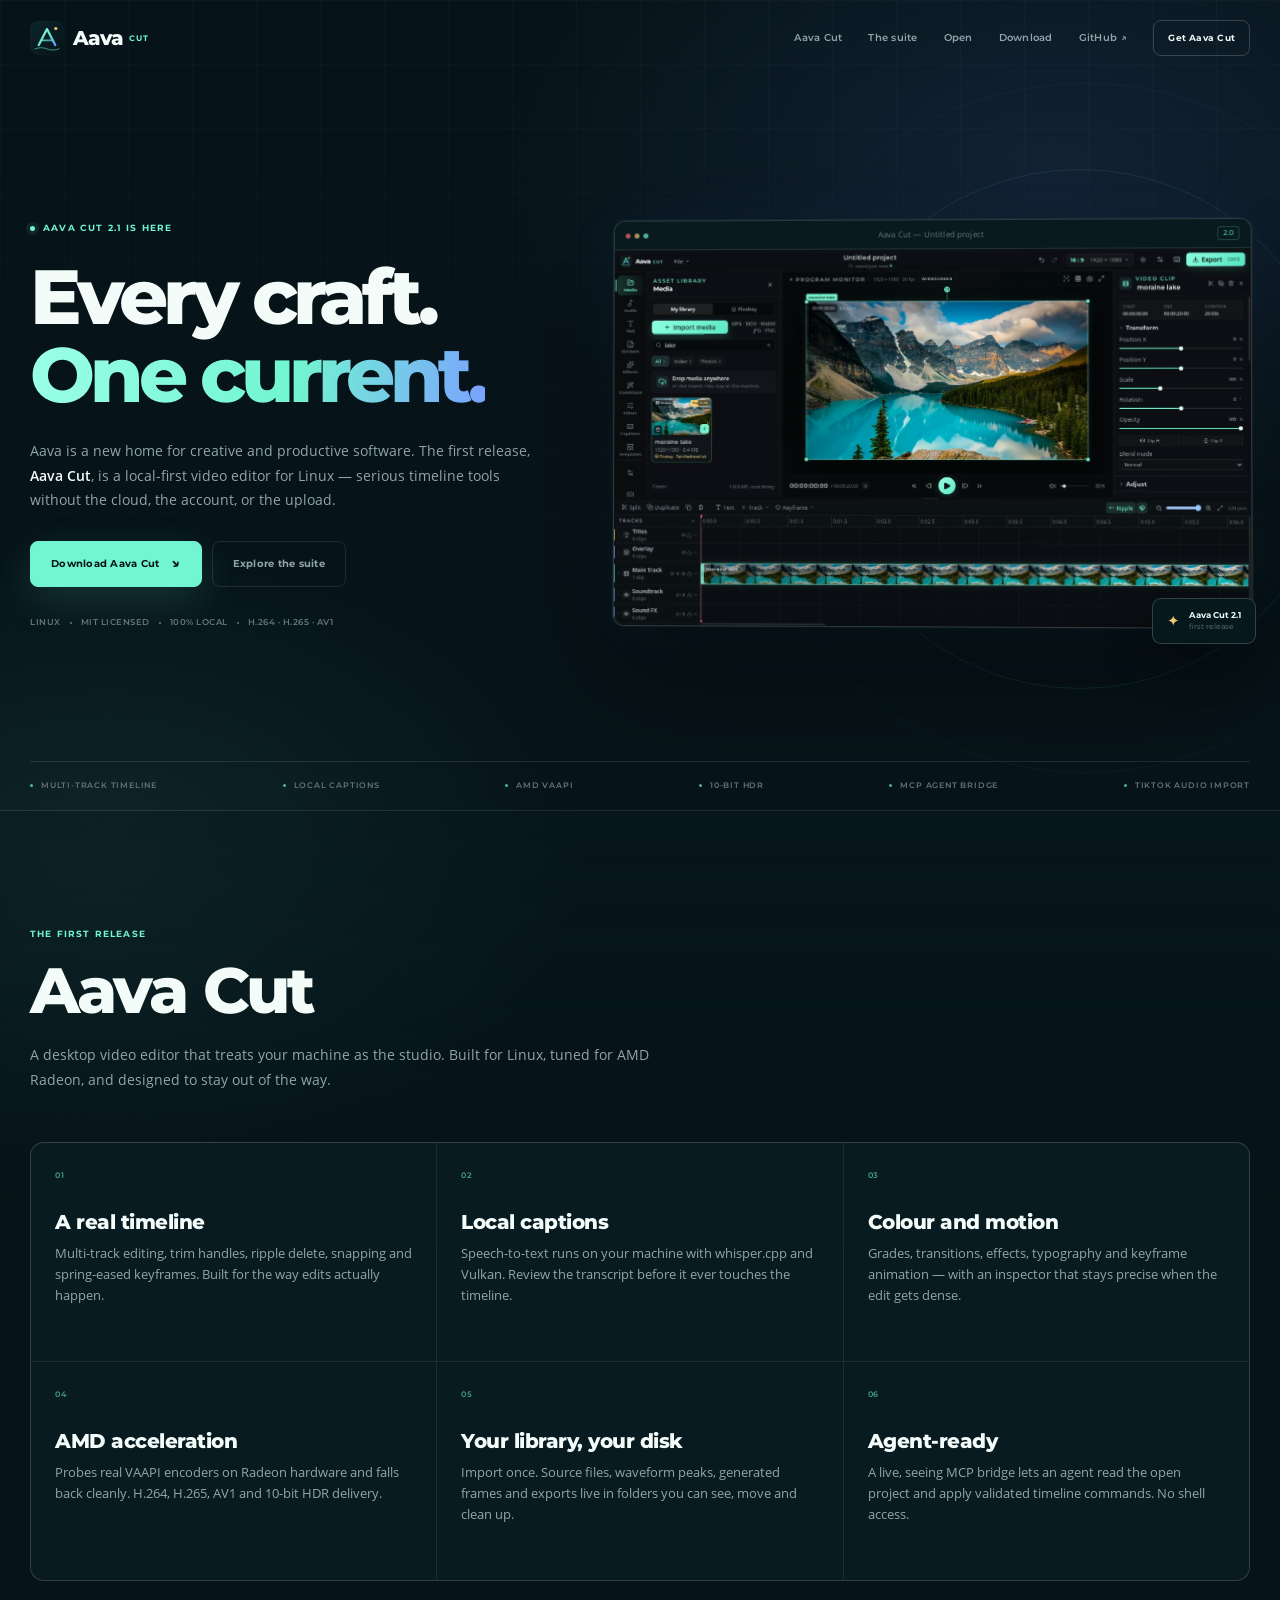
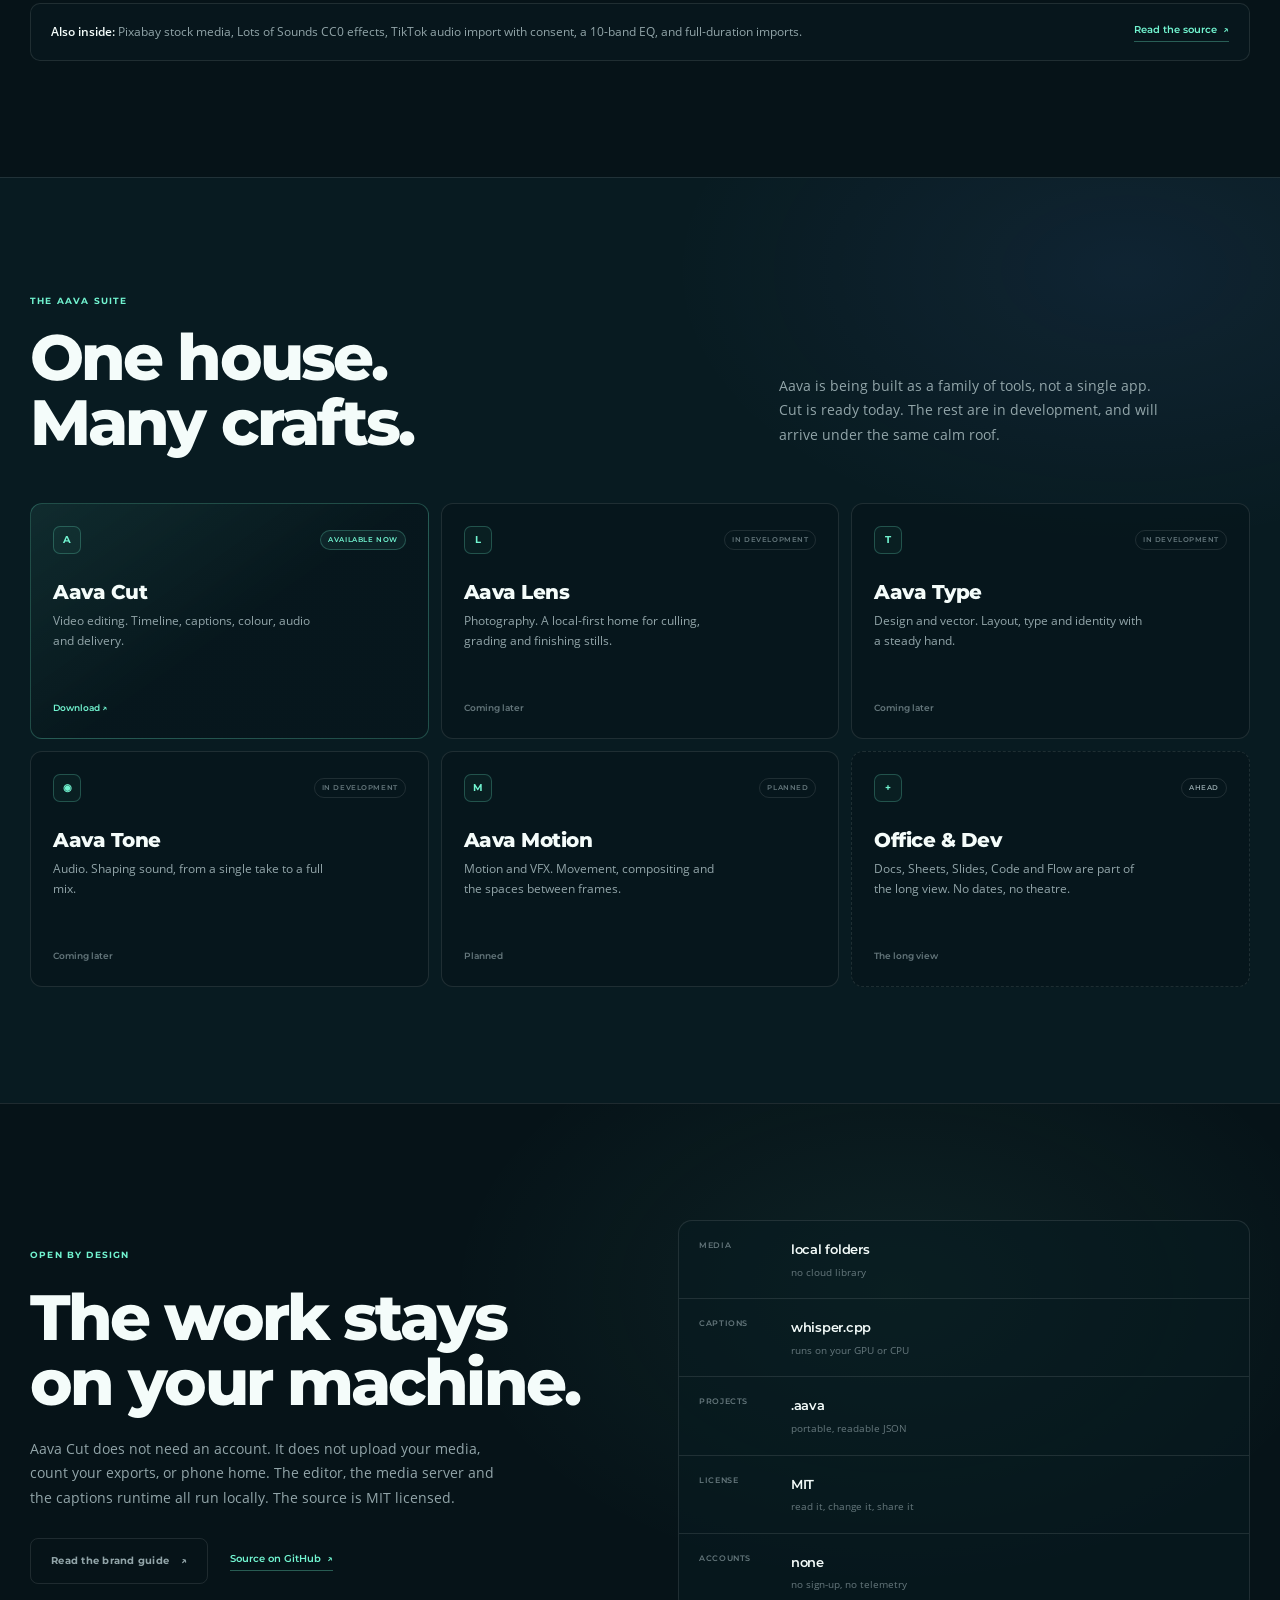
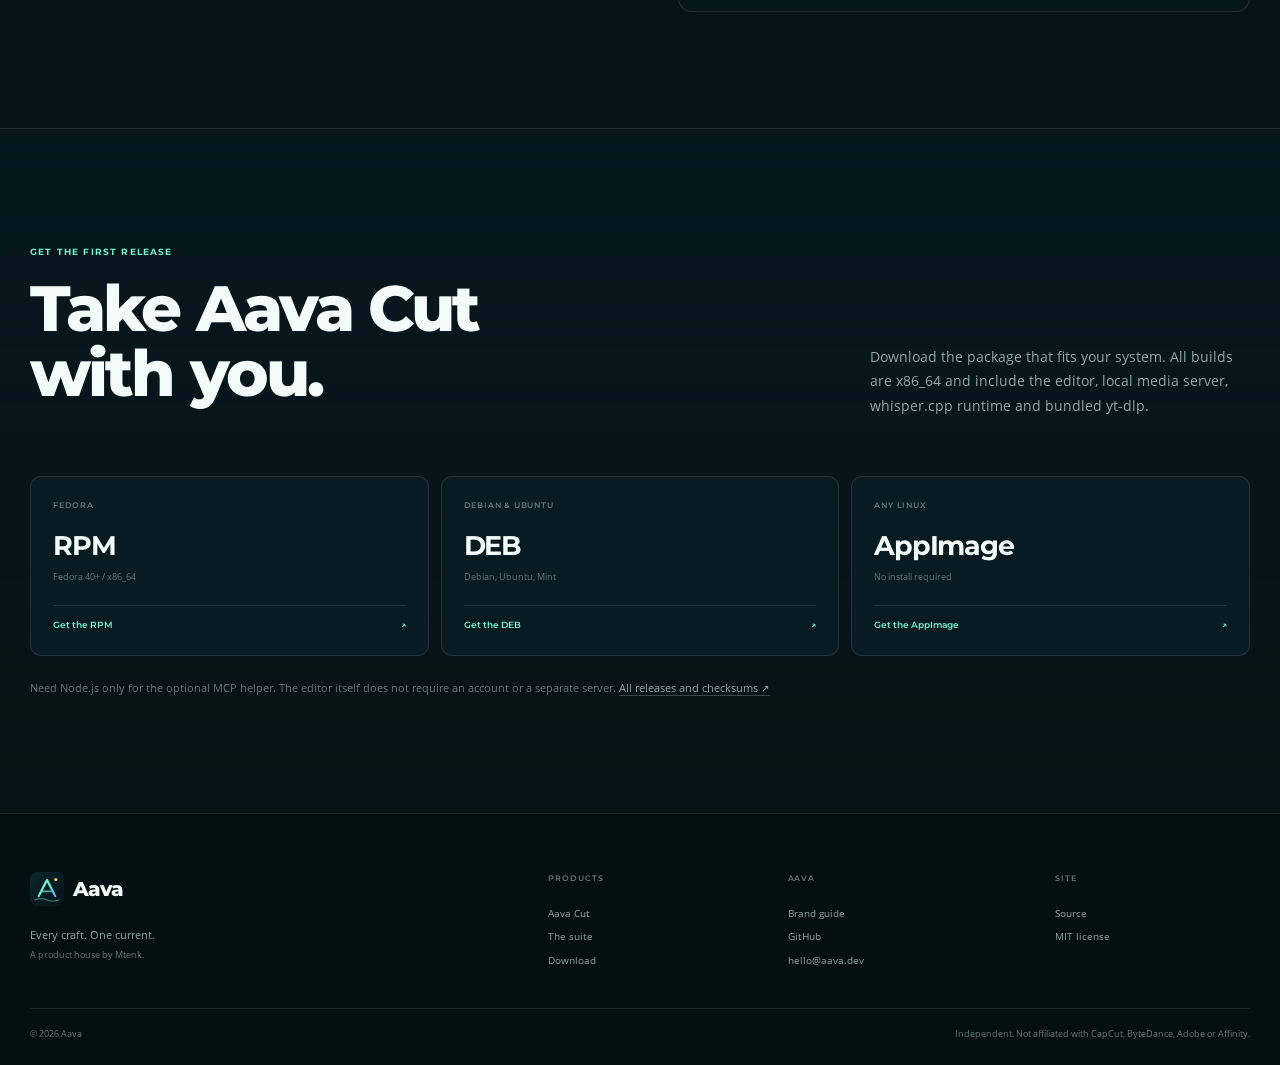
<file: index.html>
<!doctype html>
<html lang="en">
<head>
  <script>document.documentElement.classList.add('js');</script>
  <meta charset="utf-8">
  <meta name="viewport" content="width=device-width, initial-scale=1">
  <title>Aava — Every craft. One current.</title>
  <meta name="description" content="Aava is a new home for creative and productive software. Aava Cut, the first release, is a local-first video editor for Linux.">
  <meta name="theme-color" content="#061318">
  <meta property="og:type" content="website">
  <meta property="og:title" content="Aava — Every craft. One current.">
  <meta property="og:description" content="Aava Cut is a local-first video editor for Linux. The first release from Aava.">
  <meta property="og:image" content="https://aava.dev/assets/og.jpg">
  <meta property="og:url" content="https://aava.dev">
  <meta name="twitter:card" content="summary_large_image">
  <link rel="canonical" href="https://aava.dev/">
  <link rel="icon" href="assets/favicon.png" sizes="512x512" type="image/png">
  <link rel="preload" href="assets/fonts/Montserrat-ExtraBold.otf" as="font" type="font/otf" crossorigin>
  <link rel="preload" href="assets/fonts/OpenSans-Regular.ttf" as="font" type="font/ttf" crossorigin>
  <link rel="stylesheet" href="styles.css">
</head>
<body>
  <a class="skip-link" href="#main">Skip to content</a>

  <header class="site-header" id="top">
    <div class="shell header-inner">
      <a class="brand" href="#top" aria-label="Aava home">
        <img src="assets/aava-mark.svg" width="34" height="34" alt="">
        <span class="brand-word">Aava</span>
        <span class="brand-edition">Cut</span>
      </a>

      <button class="nav-toggle" type="button" aria-expanded="false" aria-controls="primary-nav" aria-label="Open navigation">
        <span></span><span></span>
      </button>

      <nav class="primary-nav" id="primary-nav" aria-label="Primary">
        <a href="#cut">Aava Cut</a>
        <a href="#suite">The suite</a>
        <a href="#open">Open</a>
        <a href="#download">Download</a>
        <a class="nav-github" href="https://github.com/martintondel02/aava-cut" target="_blank" rel="noreferrer">GitHub <span aria-hidden="true">↗</span></a>
      </nav>

      <a class="button button-small header-cta" href="https://github.com/martintondel02/aava-cut/releases/latest" target="_blank" rel="noreferrer">
        Get Aava Cut
      </a>
    </div>
  </header>

  <main id="main">
    <section class="hero" aria-labelledby="hero-title">
      <div class="hero-grid shell">
        <div class="hero-copy reveal">
          <p class="eyebrow"><span class="status-dot"></span> Aava Cut 2.1 is here</p>
          <h1 id="hero-title">Every craft.<br><span>One current.</span></h1>
          <p class="hero-lead">
            Aava is a new home for creative and productive software. The first release,
            <strong>Aava Cut</strong>, is a local-first video editor for Linux — serious
            timeline tools without the cloud, the account, or the upload.
          </p>
          <div class="hero-actions">
            <a class="button button-primary" href="https://github.com/martintondel02/aava-cut/releases/latest" target="_blank" rel="noreferrer">
              <span>Download Aava Cut</span>
              <span class="button-arrow" aria-hidden="true">↘</span>
            </a>
            <a class="button button-quiet" href="#suite">Explore the suite</a>
          </div>
          <ul class="hero-meta" aria-label="Product facts">
            <li>Linux</li>
            <li>MIT licensed</li>
            <li>100% local</li>
            <li>H.264 · H.265 · AV1</li>
          </ul>
        </div>

        <div class="hero-visual reveal" aria-label="Aava Cut editing a mountain lake video">
          <div class="orbit orbit-one"></div>
          <div class="orbit orbit-two"></div>
          <figure class="app-frame">
            <div class="app-frame-bar" aria-hidden="true">
              <span class="traffic"><i></i><i></i><i></i></span>
              <span class="frame-title">Aava Cut — Untitled project</span>
              <span class="frame-pill">2.0</span>
            </div>
            <img src="assets/aava-cut.webp" width="1600" height="947" alt="Aava Cut editing a mountain lake clip with the timeline open">
          </figure>
          <div class="hero-badge">
            <span class="badge-star">✦</span>
            <span><strong>Aava Cut 2.1</strong><br><em>first release</em></span>
          </div>
        </div>
      </div>

      <div class="hero-strip shell" aria-label="Aava Cut capabilities">
        <span>Multi-track timeline</span>
        <span>Local captions</span>
        <span>AMD VAAPI</span>
        <span>10-bit HDR</span>
        <span>MCP agent bridge</span>
        <span>TikTok audio import</span>
      </div>
    </section>

    <section class="section cut-section" id="cut" aria-labelledby="cut-title">
      <div class="shell">
        <div class="section-head reveal">
          <p class="eyebrow">The first release</p>
          <h2 id="cut-title">Aava Cut</h2>
          <p>A desktop video editor that treats your machine as the studio. Built for Linux, tuned for AMD Radeon, and designed to stay out of the way.</p>
        </div>

        <div class="feature-grid">
          <article class="feature-card reveal">
            <span class="feature-index">01</span>
            <h3>A real timeline</h3>
            <p>Multi-track editing, trim handles, ripple delete, snapping and spring-eased keyframes. Built for the way edits actually happen.</p>
          </article>
          <article class="feature-card reveal">
            <span class="feature-index">02</span>
            <h3>Local captions</h3>
            <p>Speech-to-text runs on your machine with whisper.cpp and Vulkan. Review the transcript before it ever touches the timeline.</p>
          </article>
          <article class="feature-card reveal">
            <span class="feature-index">03</span>
            <h3>Colour and motion</h3>
            <p>Grades, transitions, effects, typography and keyframe animation — with an inspector that stays precise when the edit gets dense.</p>
          </article>
          <article class="feature-card reveal">
            <span class="feature-index">04</span>
            <h3>AMD acceleration</h3>
            <p>Probes real VAAPI encoders on Radeon hardware and falls back cleanly. H.264, H.265, AV1 and 10-bit HDR delivery.</p>
          </article>
          <article class="feature-card reveal">
            <span class="feature-index">05</span>
            <h3>Your library, your disk</h3>
            <p>Import once. Source files, waveform peaks, generated frames and exports live in folders you can see, move and clean up.</p>
          </article>
          <article class="feature-card reveal">
            <span class="feature-index">06</span>
            <h3>Agent-ready</h3>
            <p>A live, seeing MCP bridge lets an agent read the open project and apply validated timeline commands. No shell access.</p>
          </article>
        </div>

        <div class="cut-note reveal">
          <p><strong>Also inside:</strong> Pixabay stock media, Lots of Sounds CC0 effects, TikTok audio import with consent, a 10-band EQ, and full-duration imports.</p>
          <a class="text-link" href="https://github.com/martintondel02/aava-cut" target="_blank" rel="noreferrer">Read the source <span aria-hidden="true">↗</span></a>
        </div>
      </div>
    </section>

    <section class="section suite-section" id="suite" aria-labelledby="suite-title">
      <div class="shell">
        <div class="section-head suite-head reveal">
          <div>
            <p class="eyebrow">The Aava suite</p>
            <h2 id="suite-title">One house.<br>Many crafts.</h2>
          </div>
          <p>Aava is being built as a family of tools, not a single app. Cut is ready today. The rest are in development, and will arrive under the same calm roof.</p>
        </div>

        <div class="suite-grid">
          <a class="suite-card is-ready reveal" href="https://github.com/martintondel02/aava-cut/releases/latest" target="_blank" rel="noreferrer">
            <div class="suite-top"><span class="suite-icon">A</span><span class="pill pill-ready">Available now</span></div>
            <h3>Aava Cut</h3>
            <p>Video editing. Timeline, captions, colour, audio and delivery.</p>
            <span class="suite-link">Download <span aria-hidden="true">↗</span></span>
          </a>
          <article class="suite-card reveal">
            <div class="suite-top"><span class="suite-icon">L</span><span class="pill">In development</span></div>
            <h3>Aava Lens</h3>
            <p>Photography. A local-first home for culling, grading and finishing stills.</p>
            <span class="suite-link suite-muted">Coming later</span>
          </article>
          <article class="suite-card reveal">
            <div class="suite-top"><span class="suite-icon">T</span><span class="pill">In development</span></div>
            <h3>Aava Type</h3>
            <p>Design and vector. Layout, type and identity with a steady hand.</p>
            <span class="suite-link suite-muted">Coming later</span>
          </article>
          <article class="suite-card reveal">
            <div class="suite-top"><span class="suite-icon">◉</span><span class="pill">In development</span></div>
            <h3>Aava Tone</h3>
            <p>Audio. Shaping sound, from a single take to a full mix.</p>
            <span class="suite-link suite-muted">Coming later</span>
          </article>
          <article class="suite-card reveal">
            <div class="suite-top"><span class="suite-icon">M</span><span class="pill">Planned</span></div>
            <h3>Aava Motion</h3>
            <p>Motion and VFX. Movement, compositing and the spaces between frames.</p>
            <span class="suite-link suite-muted">Planned</span>
          </article>
          <article class="suite-card reveal suite-card-note">
            <div class="suite-top"><span class="suite-icon">+</span><span class="pill pill-quiet">Ahead</span></div>
            <h3>Office &amp; Dev</h3>
            <p>Docs, Sheets, Slides, Code and Flow are part of the long view. No dates, no theatre.</p>
            <span class="suite-link suite-muted">The long view</span>
          </article>
        </div>
      </div>
    </section>

    <section class="section open-section" id="open" aria-labelledby="open-title">
      <div class="shell open-grid">
        <div class="open-copy reveal">
          <p class="eyebrow">Open by design</p>
          <h2 id="open-title">The work stays<br>on your machine.</h2>
          <p>Aava Cut does not need an account. It does not upload your media, count your exports, or phone home. The editor, the media server and the captions runtime all run locally. The source is MIT licensed.</p>
          <div class="open-actions">
            <a class="button button-quiet" href="https://github.com/martintondel02/aava-cut/blob/main/docs/BRAND.md" target="_blank" rel="noreferrer">Read the brand guide <span aria-hidden="true">↗</span></a>
            <a class="text-link" href="https://github.com/martintondel02/aava-cut" target="_blank" rel="noreferrer">Source on GitHub <span aria-hidden="true">↗</span></a>
          </div>
        </div>
        <div class="open-panel reveal">
          <div class="open-row"><span>Media</span><strong>local folders</strong><em>no cloud library</em></div>
          <div class="open-row"><span>Captions</span><strong>whisper.cpp</strong><em>runs on your GPU or CPU</em></div>
          <div class="open-row"><span>Projects</span><strong>.aava</strong><em>portable, readable JSON</em></div>
          <div class="open-row"><span>License</span><strong>MIT</strong><em>read it, change it, share it</em></div>
          <div class="open-row"><span>Accounts</span><strong>none</strong><em>no sign-up, no telemetry</em></div>
        </div>
      </div>
    </section>

    <section class="section download-section" id="download" aria-labelledby="download-title">
      <div class="shell">
        <div class="section-head download-head reveal">
          <div class="download-copy">
            <p class="eyebrow">Get the first release</p>
            <h2 id="download-title">Take Aava Cut<br>with you.</h2>
          </div>
          <p>Download the package that fits your system. All builds are x86_64 and include the editor, local media server, whisper.cpp runtime and bundled yt-dlp.</p>
        </div>

        <div class="download-grid">
          <a class="download-card reveal" href="https://github.com/martintondel02/aava-cut/releases/latest" target="_blank" rel="noreferrer">
            <span class="download-kind">Fedora</span>
            <strong>RPM</strong>
            <span class="download-meta">Fedora 40+ / x86_64</span>
            <span class="download-cta">Get the RPM <span aria-hidden="true">↗</span></span>
          </a>
          <a class="download-card reveal" href="https://github.com/martintondel02/aava-cut/releases/latest" target="_blank" rel="noreferrer">
            <span class="download-kind">Debian &amp; Ubuntu</span>
            <strong>DEB</strong>
            <span class="download-meta">Debian, Ubuntu, Mint</span>
            <span class="download-cta">Get the DEB <span aria-hidden="true">↗</span></span>
          </a>
          <a class="download-card reveal" href="https://github.com/martintondel02/aava-cut/releases/latest" target="_blank" rel="noreferrer">
            <span class="download-kind">Any Linux</span>
            <strong>AppImage</strong>
            <span class="download-meta">No install required</span>
            <span class="download-cta">Get the AppImage <span aria-hidden="true">↗</span></span>
          </a>
        </div>

        <p class="download-note reveal">
          Need Node.js only for the optional MCP helper. The editor itself does not require an account or a separate server.
          <a href="https://github.com/martintondel02/aava-cut/releases" target="_blank" rel="noreferrer">All releases and checksums <span aria-hidden="true">↗</span></a>
        </p>
      </div>
    </section>
  </main>

  <footer class="site-footer">
    <div class="shell footer-grid">
      <div class="footer-brand">
        <a class="brand" href="#top" aria-label="Aava home">
          <img src="assets/aava-mark.svg" width="38" height="38" alt="">
          <span class="brand-word">Aava</span>
        </a>
        <p>Every craft. One current.</p>
        <p class="footer-small">A product house by Mtenk.</p>
      </div>
      <div class="footer-col">
        <span class="footer-label">Products</span>
        <a href="#cut">Aava Cut</a>
        <a href="#suite">The suite</a>
        <a href="https://github.com/martintondel02/aava-cut/releases/latest" target="_blank" rel="noreferrer">Download</a>
      </div>
      <div class="footer-col">
        <span class="footer-label">Aava</span>
        <a href="https://github.com/martintondel02/aava-cut/blob/main/docs/BRAND.md" target="_blank" rel="noreferrer">Brand guide</a>
        <a href="https://github.com/martintondel02/aava-cut" target="_blank" rel="noreferrer">GitHub</a>
        <a href="mailto:hello@aava.dev">hello@aava.dev</a>
      </div>
      <div class="footer-col">
        <span class="footer-label">Site</span>
        <a href="https://github.com/martintondel02/aava-site" target="_blank" rel="noreferrer">Source</a>
        <a href="https://github.com/martintondel02/aava-cut/blob/main/LICENSE" target="_blank" rel="noreferrer">MIT license</a>
      </div>
    </div>
    <div class="shell footer-bottom">
      <span>© <span id="year">2026</span> Aava</span>
      <span>Independent. Not affiliated with CapCut, ByteDance, Adobe or Affinity.</span>
    </div>
  </footer>

  <script src="script.js"></script>
</body>
</html>
</file>
<file: styles.css>
@font-face {
  font-family: 'Montserrat';
  src: url('assets/fonts/Montserrat-Regular.otf') format('opentype');
  font-weight: 400;
  font-style: normal;
  font-display: swap;
}
@font-face {
  font-family: 'Montserrat';
  src: url('assets/fonts/Montserrat-Medium.otf') format('opentype');
  font-weight: 500;
  font-style: normal;
  font-display: swap;
}
@font-face {
  font-family: 'Montserrat';
  src: url('assets/fonts/Montserrat-SemiBold.otf') format('opentype');
  font-weight: 600;
  font-style: normal;
  font-display: swap;
}
@font-face {
  font-family: 'Montserrat';
  src: url('assets/fonts/Montserrat-Bold.otf') format('opentype');
  font-weight: 700;
  font-style: normal;
  font-display: swap;
}
@font-face {
  font-family: 'Montserrat';
  src: url('assets/fonts/Montserrat-ExtraBold.otf') format('opentype');
  font-weight: 800;
  font-style: normal;
  font-display: swap;
}
@font-face {
  font-family: 'Montserrat';
  src: url('assets/fonts/Montserrat-Black.otf') format('opentype');
  font-weight: 900;
  font-style: normal;
  font-display: swap;
}
@font-face {
  font-family: 'Open Sans';
  src: url('assets/fonts/OpenSans-Regular.ttf') format('truetype');
  font-weight: 400;
  font-style: normal;
  font-display: swap;
}
@font-face {
  font-family: 'Open Sans';
  src: url('assets/fonts/OpenSans-Semibold.ttf') format('truetype');
  font-weight: 600;
  font-style: normal;
  font-display: swap;
}
@font-face {
  font-family: 'Open Sans';
  src: url('assets/fonts/OpenSans-Bold.ttf') format('truetype');
  font-weight: 700;
  font-style: normal;
  font-display: swap;
}

:root {
  --abyss: #061318;
  --deep: #081b21;
  --shoal: #0c272e;
  --glass: #72f5d1;
  --glass-bright: #9bffe8;
  --current: #6a8dff;
  --gold: #f2c66d;
  --foam: #f4fcfa;
  --mist: #92a5a9;
  --faint: #65777c;
  --line: rgba(255, 255, 255, 0.1);
  --line-strong: rgba(255, 255, 255, 0.18);
  --display: 'Montserrat', 'Arial Black', sans-serif;
  --body: 'Open Sans', system-ui, sans-serif;
  --radius: 14px;
  --shell: 1220px;
}

* { box-sizing: border-box; }

html {
  scroll-behavior: smooth;
  background: var(--abyss);
}

body {
  margin: 0;
  color: var(--foam);
  background:
    radial-gradient(900px 560px at 82% 4%, rgba(106, 141, 255, .12), transparent 62%),
    radial-gradient(760px 500px at 8% 20%, rgba(98, 227, 201, .09), transparent 64%),
    var(--abyss);
  font-family: var(--body);
  font-size: 16px;
  line-height: 1.65;
  -webkit-font-smoothing: antialiased;
  text-rendering: optimizeLegibility;
}

body::before {
  content: '';
  position: fixed;
  inset: 0;
  pointer-events: none;
  z-index: 0;
  background-image:
    linear-gradient(rgba(255,255,255,.022) 1px, transparent 1px),
    linear-gradient(90deg, rgba(255,255,255,.022) 1px, transparent 1px);
  background-size: 64px 64px;
  mask-image: linear-gradient(to bottom, black, transparent 76%);
}

::selection { background: rgba(114, 245, 209, .3); color: #fff; }

img { max-width: 100%; display: block; }
a { color: inherit; }
button { font: inherit; }
h1, h2, h3, p { margin-top: 0; }

h1, h2, h3 {
  font-family: var(--display);
  font-weight: 800;
  letter-spacing: -0.045em;
  line-height: 1.02;
}

h2 { font-size: clamp(40px, 5vw, 66px); margin-bottom: 18px; }
h3 { font-size: 20px; letter-spacing: -0.025em; }

.shell {
  width: min(var(--shell), calc(100% - 48px));
  margin-inline: auto;
}

.skip-link {
  position: fixed;
  top: -100px;
  left: 12px;
  z-index: 100;
  padding: 10px 16px;
  border-radius: 8px;
  background: var(--glass);
  color: var(--abyss);
  font-weight: 700;
  transition: top .2s ease;
}
.skip-link:focus { top: 12px; }

/* ---------- Header ---------- */
.site-header {
  position: sticky;
  top: 0;
  z-index: 30;
  border-bottom: 1px solid transparent;
  transition: background .25s ease, border-color .25s ease;
}
.site-header.is-scrolled {
  background: rgba(6, 19, 24, .86);
  border-bottom-color: var(--line);
  backdrop-filter: blur(18px);
}
.header-inner {
  min-height: 76px;
  display: flex;
  align-items: center;
  gap: 26px;
}
.brand {
  display: inline-flex;
  align-items: center;
  gap: 9px;
  text-decoration: none;
  flex: 0 0 auto;
}
.brand img { width: 34px; height: 34px; }
.brand-word {
  font-family: var(--display);
  font-weight: 800;
  font-size: 20px;
  letter-spacing: -0.055em;
}
.brand-edition {
  margin-left: -3px;
  color: var(--glass);
  font-family: var(--display);
  font-size: 8px;
  font-weight: 700;
  letter-spacing: .17em;
  text-transform: uppercase;
  transform: translateY(1px);
}
.primary-nav {
  display: flex;
  align-items: center;
  gap: 26px;
  margin-left: auto;
}
.primary-nav a {
  color: var(--mist);
  font-family: var(--display);
  font-size: 10px;
  font-weight: 600;
  letter-spacing: .025em;
  text-decoration: none;
  transition: color .2s ease;
}
.primary-nav a:hover { color: var(--foam); }
.nav-github { display: inline-flex; gap: 4px; }
.header-cta { flex: 0 0 auto; }
.nav-toggle {
  display: none;
  width: 40px;
  height: 40px;
  margin-left: auto;
  border: 1px solid var(--line);
  border-radius: 8px;
  background: transparent;
  color: var(--foam);
  cursor: pointer;
}
.nav-toggle span {
  display: block;
  width: 16px;
  height: 1px;
  margin: 4px auto;
  background: currentColor;
  transition: transform .2s ease;
}

/* ---------- Buttons ---------- */
.button {
  display: inline-flex;
  align-items: center;
  justify-content: center;
  gap: 12px;
  min-height: 46px;
  padding: 0 20px;
  border: 1px solid var(--line-strong);
  border-radius: 8px;
  color: var(--foam);
  background: transparent;
  font-family: var(--display);
  font-size: 10px;
  font-weight: 700;
  letter-spacing: .025em;
  text-decoration: none;
  cursor: pointer;
  transition: border-color .2s ease, background .2s ease, color .2s ease, transform .2s ease;
}
.button:hover { border-color: rgba(255,255,255,.32); transform: translateY(-1px); }
.button-primary {
  border-color: var(--glass);
  background: var(--glass);
  color: #041512;
  box-shadow: 0 12px 42px rgba(114,245,209,.14);
}
.button-primary:hover {
  background: var(--glass-bright);
  border-color: var(--glass-bright);
  box-shadow: 0 16px 52px rgba(114,245,209,.2);
}
.button-quiet { color: var(--mist); border-color: var(--line); }
.button-quiet:hover { color: var(--foam); background: rgba(255,255,255,.035); }
.button-small { min-height: 36px; padding: 0 14px; font-size: 9px; }
.button-arrow { font-size: 15px; line-height: 1; transform: translateY(-1px); }
.text-link {
  display: inline-flex;
  align-items: center;
  gap: 6px;
  color: var(--glass);
  font-family: var(--display);
  font-size: 10px;
  font-weight: 600;
  text-decoration: none;
  border-bottom: 1px solid rgba(114,245,209,.32);
  padding-bottom: 2px;
}
.text-link:hover { color: var(--glass-bright); border-bottom-color: var(--glass-bright); }

/* ---------- Hero ---------- */
.hero {
  position: relative;
  padding: 64px 0 0;
  overflow: hidden;
}
.hero::before {
  content: '';
  position: absolute;
  z-index: -1;
  top: 4%;
  right: -16%;
  width: 720px;
  height: 720px;
  border-radius: 50%;
  background: radial-gradient(circle, rgba(114,245,209,.12), transparent 62%);
  filter: blur(10px);
}
.hero-grid {
  display: grid;
  grid-template-columns: minmax(0, .9fr) minmax(0, 1.1fr);
  align-items: center;
  gap: 58px;
  min-height: 620px;
  padding-bottom: 52px;
}
.eyebrow {
  display: flex;
  align-items: center;
  gap: 8px;
  margin-bottom: 22px;
  color: var(--glass);
  font-family: var(--display);
  font-size: 9px;
  font-weight: 700;
  letter-spacing: .13em;
  text-transform: uppercase;
}
.status-dot {
  width: 5px;
  height: 5px;
  border-radius: 50%;
  background: var(--glass);
  box-shadow: 0 0 0 4px rgba(114,245,209,.08);
}
.hero h1 {
  max-width: 610px;
  margin-bottom: 25px;
  font-size: clamp(52px, 6vw, 82px);
  font-weight: 800;
  letter-spacing: -0.065em;
}
.hero h1 span {
  color: transparent;
  background: linear-gradient(100deg, var(--glass-bright), var(--glass) 58%, #7aa1ff);
  -webkit-background-clip: text;
  background-clip: text;
}
.hero-lead {
  max-width: 530px;
  margin-bottom: 28px;
  color: var(--mist);
  font-size: 14px;
  line-height: 1.75;
}
.hero-lead strong { color: var(--foam); font-weight: 600; }
.hero-actions { display: flex; flex-wrap: wrap; gap: 10px; margin-bottom: 28px; }
.hero-meta {
  display: flex;
  flex-wrap: wrap;
  gap: 8px 20px;
  margin: 0;
  padding: 0;
  list-style: none;
  color: var(--faint);
  font-family: var(--display);
  font-size: 8.5px;
  font-weight: 600;
  letter-spacing: .06em;
  text-transform: uppercase;
}
.hero-meta li { position: relative; }
.hero-meta li + li::before {
  content: '';
  position: absolute;
  left: -11px;
  top: 50%;
  width: 2px;
  height: 2px;
  border-radius: 50%;
  background: var(--faint);
}
.hero-visual {
  position: relative;
  padding: 16px 0 20px;
}
.app-frame {
  position: relative;
  z-index: 2;
  margin: 0;
  border: 1px solid rgba(255,255,255,.15);
  border-radius: 12px;
  background: #07171c;
  box-shadow:
    0 40px 120px rgba(0,0,0,.52),
    0 0 0 1px rgba(114,245,209,.06),
    0 0 80px rgba(106,141,255,.08);
  transform: perspective(1200px) rotateY(-1.5deg) rotateX(.6deg);
  overflow: hidden;
}
.app-frame-bar {
  display: flex;
  align-items: center;
  gap: 8px;
  height: 29px;
  padding: 0 11px;
  border-bottom: 1px solid var(--line);
  background: #091a1f;
}
.traffic { display: flex; gap: 4px; }
.traffic i { width: 5px; height: 5px; border-radius: 50%; background: #f56d75; opacity: .7; }
.traffic i:nth-child(2) { background: var(--gold); }
.traffic i:nth-child(3) { background: var(--glass); }
.frame-title {
  flex: 1;
  color: var(--faint);
  font-size: 7.5px;
  text-align: center;
  letter-spacing: .02em;
}
.frame-pill {
  padding: 1px 5px;
  border: 1px solid rgba(114,245,209,.2);
  border-radius: 3px;
  color: var(--glass);
  font-size: 6.5px;
}
.app-frame img { width: 100%; height: auto; }
.hero-badge {
  position: absolute;
  z-index: 3;
  right: -6px;
  bottom: 3px;
  display: flex;
  align-items: center;
  gap: 9px;
  padding: 10px 14px;
  border: 1px solid var(--line-strong);
  border-radius: 9px;
  background: rgba(7, 25, 30, .92);
  box-shadow: 0 18px 44px rgba(0,0,0,.35);
  backdrop-filter: blur(12px);
  font-family: var(--display);
  font-size: 8px;
  line-height: 1.45;
}
.hero-badge strong { color: var(--foam); font-size: 8.5px; }
.hero-badge em { color: var(--faint); font-style: normal; font-size: 7.5px; }
.badge-star { color: var(--gold); font-size: 15px; }
.orbit {
  position: absolute;
  z-index: 1;
  border: 1px solid rgba(114,245,209,.1);
  border-radius: 50%;
  pointer-events: none;
}
.orbit-one { width: 520px; height: 520px; top: -34px; right: -90px; }
.orbit-two { width: 690px; height: 690px; top: -120px; right: -180px; border-color: rgba(106,141,255,.07); }
.hero-strip {
  display: flex;
  flex-wrap: wrap;
  align-items: center;
  justify-content: space-between;
  gap: 10px 24px;
  padding: 17px 0 18px;
  border-top: 1px solid var(--line);
  color: var(--faint);
  font-family: var(--display);
  font-size: 8px;
  font-weight: 600;
  letter-spacing: .1em;
  text-transform: uppercase;
}
.hero-strip span { display: inline-flex; align-items: center; gap: 8px; }
.hero-strip span::before {
  content: '';
  width: 3px;
  height: 3px;
  border-radius: 50%;
  background: var(--glass);
  opacity: .7;
}

/* ---------- Sections ---------- */
.section {
  position: relative;
  padding: 116px 0;
  border-top: 1px solid var(--line);
}
.section-head { max-width: 620px; margin-bottom: 50px; }
.section-head h2 { margin-bottom: 20px; }
.section-head > p:not(.eyebrow) {
  color: var(--mist);
  font-size: 14px;
  line-height: 1.75;
}
.section-head .eyebrow { margin-bottom: 16px; }

/* Cut */
.cut-section { background: linear-gradient(180deg, rgba(8,27,33,.36), transparent 46%); }
.feature-grid {
  display: grid;
  grid-template-columns: repeat(3, minmax(0, 1fr));
  gap: 1px;
  overflow: hidden;
  border: 1px solid var(--line);
  border-radius: var(--radius);
  background: var(--line);
}
.feature-card {
  min-height: 218px;
  padding: 26px 24px;
  background: var(--deep);
  transition: background .2s ease;
}
.feature-card:hover { background: #0a2027; }
.feature-index {
  display: block;
  margin-bottom: 30px;
  color: rgba(114,245,209,.6);
  font-family: var(--display);
  font-size: 8px;
  font-weight: 600;
  letter-spacing: .1em;
}
.feature-card h3 { margin-bottom: 10px; }
.feature-card p { margin-bottom: 0; color: var(--mist); font-size: 12.5px; line-height: 1.7; }
.cut-note {
  display: flex;
  align-items: center;
  justify-content: space-between;
  gap: 20px;
  margin-top: 22px;
  padding: 18px 20px;
  border: 1px solid var(--line);
  border-radius: 10px;
  background: rgba(8,27,33,.5);
}
.cut-note p { margin-bottom: 0; color: var(--mist); font-size: 11.5px; }
.cut-note strong { color: var(--foam); font-weight: 600; }

/* Suite */
.suite-section {
  background:
    radial-gradient(700px 420px at 88% 10%, rgba(106,141,255,.08), transparent 65%),
    var(--deep);
}
.suite-head {
  display: grid;
  grid-template-columns: 1.2fr .8fr;
  align-items: end;
  gap: 42px;
  max-width: none;
  margin-bottom: 48px;
}
.suite-head h2 { margin-bottom: 0; }
.suite-head > p { max-width: 390px; margin-bottom: 8px; }
.suite-grid {
  display: grid;
  grid-template-columns: repeat(3, minmax(0, 1fr));
  gap: 12px;
}
.suite-card {
  display: flex;
  flex-direction: column;
  min-height: 236px;
  padding: 22px;
  border: 1px solid var(--line);
  border-radius: 12px;
  background: rgba(6,19,24,.45);
  text-decoration: none;
  transition: border-color .2s ease, background .2s ease, transform .2s ease;
}
.suite-card:hover { border-color: var(--line-strong); background: rgba(12,39,46,.54); transform: translateY(-2px); }
.suite-card.is-ready {
  border-color: rgba(114,245,209,.24);
  background: linear-gradient(145deg, rgba(114,245,209,.08), rgba(6,19,24,.45) 52%);
}
.suite-top { display: flex; align-items: center; justify-content: space-between; margin-bottom: 28px; }
.suite-icon {
  display: grid;
  place-items: center;
  width: 28px;
  height: 28px;
  border: 1px solid rgba(114,245,209,.24);
  border-radius: 7px;
  color: var(--glass);
  font-family: var(--display);
  font-size: 10px;
  font-weight: 700;
  background: rgba(114,245,209,.04);
}
.suite-card h3 { margin-bottom: 8px; }
.suite-card p { max-width: 270px; margin-bottom: 20px; color: var(--mist); font-size: 12px; line-height: 1.7; }
.suite-link {
  margin-top: auto;
  color: var(--glass);
  font-family: var(--display);
  font-size: 9px;
  font-weight: 600;
}
.suite-muted { color: var(--faint); }
.pill {
  padding: 3px 7px;
  border: 1px solid var(--line);
  border-radius: 999px;
  color: var(--faint);
  font-family: var(--display);
  font-size: 7px;
  font-weight: 600;
  letter-spacing: .08em;
  text-transform: uppercase;
}
.pill-ready { color: var(--glass); border-color: rgba(114,245,209,.24); background: rgba(114,245,209,.06); }
.pill-quiet { color: var(--mist); }
.suite-card-note { border-style: dashed; }

/* Open */
.open-section {
  background:
    radial-gradient(700px 460px at 70% 30%, rgba(114,245,209,.065), transparent 64%),
    var(--abyss);
}
.open-grid {
  display: grid;
  grid-template-columns: 1fr 1fr;
  align-items: center;
  gap: 76px;
}
.open-copy h2 { margin-bottom: 22px; }
.open-copy > p:not(.eyebrow) { max-width: 470px; color: var(--mist); font-size: 13.5px; line-height: 1.8; }
.open-actions { display: flex; flex-wrap: wrap; align-items: center; gap: 22px; margin-top: 28px; }
.open-panel {
  overflow: hidden;
  border: 1px solid var(--line);
  border-radius: var(--radius);
  background: rgba(8,27,33,.56);
}
.open-row {
  display: grid;
  grid-template-columns: 80px 1fr;
  gap: 4px 12px;
  padding: 18px 20px;
  border-bottom: 1px solid var(--line);
}
.open-row:last-child { border-bottom: 0; }
.open-row span {
  grid-row: span 2;
  color: var(--faint);
  font-family: var(--display);
  font-size: 8px;
  font-weight: 600;
  letter-spacing: .08em;
  text-transform: uppercase;
}
.open-row strong { color: var(--foam); font-family: var(--display); font-size: 13px; font-weight: 600; letter-spacing: -.02em; }
.open-row em { color: var(--faint); font-size: 9.5px; font-style: normal; }

/* Download */
.download-section { background: linear-gradient(180deg, rgba(8,27,33,.62), transparent); }
.download-head { display: flex; align-items: end; justify-content: space-between; gap: 40px; max-width: none; }
.download-copy { flex: 0 0 auto; }
.download-head > p:not(.eyebrow) { max-width: 380px; margin-bottom: 8px; }
.download-grid {
  display: grid;
  grid-template-columns: repeat(3, minmax(0, 1fr));
  gap: 12px;
}
.download-card {
  position: relative;
  display: flex;
  flex-direction: column;
  min-height: 180px;
  padding: 22px;
  border: 1px solid var(--line);
  border-radius: 11px;
  background: var(--deep);
  text-decoration: none;
  transition: border-color .2s ease, transform .2s ease, background .2s ease;
}
.download-card:hover { border-color: rgba(114,245,209,.28); background: #0a2027; transform: translateY(-2px); }
.download-kind {
  color: var(--faint);
  font-family: var(--display);
  font-size: 8px;
  font-weight: 600;
  letter-spacing: .1em;
  text-transform: uppercase;
}
.download-card strong { margin-top: auto; font-family: var(--display); font-size: 27px; letter-spacing: -.045em; }
.download-meta { margin-top: 2px; color: var(--faint); font-size: 9px; }
.download-cta {
  display: flex;
  align-items: center;
  justify-content: space-between;
  margin-top: 20px;
  padding-top: 12px;
  border-top: 1px solid var(--line);
  color: var(--glass);
  font-family: var(--display);
  font-size: 9px;
  font-weight: 600;
}
.download-note {
  margin: 24px 0 0;
  color: var(--faint);
  font-size: 10.5px;
}
.download-note a { color: var(--mist); text-decoration-color: rgba(146,165,169,.35); text-underline-offset: 3px; }

/* Footer */
.site-footer {
  padding: 58px 0 24px;
  border-top: 1px solid var(--line);
  background: #040f13;
}
.footer-grid {
  display: grid;
  grid-template-columns: 1.7fr .7fr .8fr .7fr;
  gap: 44px;
  padding-bottom: 40px;
}
.footer-brand p { margin: 12px 0 0; color: var(--mist); font-size: 11px; }
.footer-brand .footer-small { margin-top: 4px; color: var(--faint); font-size: 9px; }
.footer-label {
  display: block;
  margin-bottom: 12px;
  color: var(--faint);
  font-family: var(--display);
  font-size: 8px;
  font-weight: 600;
  letter-spacing: .12em;
  text-transform: uppercase;
}
.footer-col { display: flex; flex-direction: column; align-items: flex-start; gap: 7px; }
.footer-col a { color: var(--mist); font-size: 10px; text-decoration: none; }
.footer-col a:hover { color: var(--foam); }
.footer-bottom {
  display: flex;
  justify-content: space-between;
  gap: 20px;
  padding-top: 18px;
  border-top: 1px solid var(--line);
  color: var(--faint);
  font-size: 8.5px;
}

/* ---------- Reveal ---------- */
html.js .reveal {
  opacity: 0;
  transform: translateY(16px);
  transition: opacity .65s cubic-bezier(.2,.65,.25,1), transform .65s cubic-bezier(.2,.65,.25,1);
}
html.js .reveal.is-visible { opacity: 1; transform: none; }

/* ---------- Responsive ---------- */
@media (max-width: 1080px) {
  .hero-grid { gap: 34px; grid-template-columns: .92fr 1.08fr; }
  .feature-card { padding: 22px 19px; }
  .open-grid { gap: 44px; }
  .suite-head { gap: 26px; }
}

@media (max-width: 860px) {
  .header-inner { min-height: 66px; gap: 12px; }
  .primary-nav {
    position: absolute;
    top: 66px;
    left: 24px;
    right: 24px;
    display: none;
    flex-direction: column;
    align-items: stretch;
    gap: 0;
    padding: 8px;
    border: 1px solid var(--line-strong);
    border-radius: 10px;
    background: rgba(6,19,24,.97);
    box-shadow: 0 20px 50px rgba(0,0,0,.42);
    backdrop-filter: blur(20px);
  }
  .primary-nav.is-open { display: flex; }
  .primary-nav a { padding: 11px 10px; font-size: 11px; }
  .nav-toggle { display: block; }
  .header-cta { display: none; }
  .hero { padding-top: 44px; }
  .hero-grid { grid-template-columns: 1fr; gap: 24px; min-height: 0; padding-bottom: 44px; }
  .hero h1 { max-width: 540px; }
  .hero-visual { width: 100%; max-width: 720px; }
  .hero-badge { right: 8px; }
  .feature-grid { grid-template-columns: repeat(2, minmax(0, 1fr)); }
  .suite-grid { grid-template-columns: repeat(2, minmax(0, 1fr)); }
  .open-grid { grid-template-columns: 1fr; gap: 34px; }
  .download-head, .suite-head { display: block; }
  .download-head > p:not(.eyebrow), .suite-head > p:not(.eyebrow) { margin-top: 18px; max-width: 560px; }
  .download-head { gap: 12px; }
  .download-grid { grid-template-columns: 1fr; }
  .download-card { min-height: 150px; }
  .footer-grid { grid-template-columns: 1.4fr 1fr 1fr; gap: 32px; }
  .footer-brand { grid-column: 1 / -1; }
}

@media (max-width: 580px) {
  .shell { width: min(var(--shell), calc(100% - 32px)); }
  .section { padding: 76px 0; }
  .hero { padding-top: 36px; }
  .hero h1 { font-size: clamp(48px, 14vw, 66px); }
  .hero-lead { font-size: 13px; }
  .hero-actions { flex-direction: column; align-items: stretch; }
  .hero-actions .button { width: 100%; }
  .hero-meta { gap: 7px 18px; font-size: 8px; }
  .hero-strip { justify-content: flex-start; gap: 10px 18px; font-size: 7px; }
  .hero-visual { padding-top: 8px; }
  .hero-badge { right: 0; bottom: -4px; }
  .feature-grid, .suite-grid { grid-template-columns: 1fr; }
  .feature-card { min-height: 0; }
  .feature-index { margin-bottom: 18px; }
  .cut-note { align-items: flex-start; flex-direction: column; }
  .open-row { grid-template-columns: 68px 1fr; }
  .footer-grid { grid-template-columns: 1fr 1fr; gap: 26px; }
  .footer-brand { grid-column: 1 / -1; }
  .footer-bottom { flex-direction: column; gap: 6px; }
}

@media (prefers-reduced-motion: reduce) {
  html { scroll-behavior: auto; }
  *, *::before, *::after { animation-duration: .001ms !important; transition-duration: .001ms !important; }
  html.js .reveal { opacity: 1; transform: none; }
}
</file>
